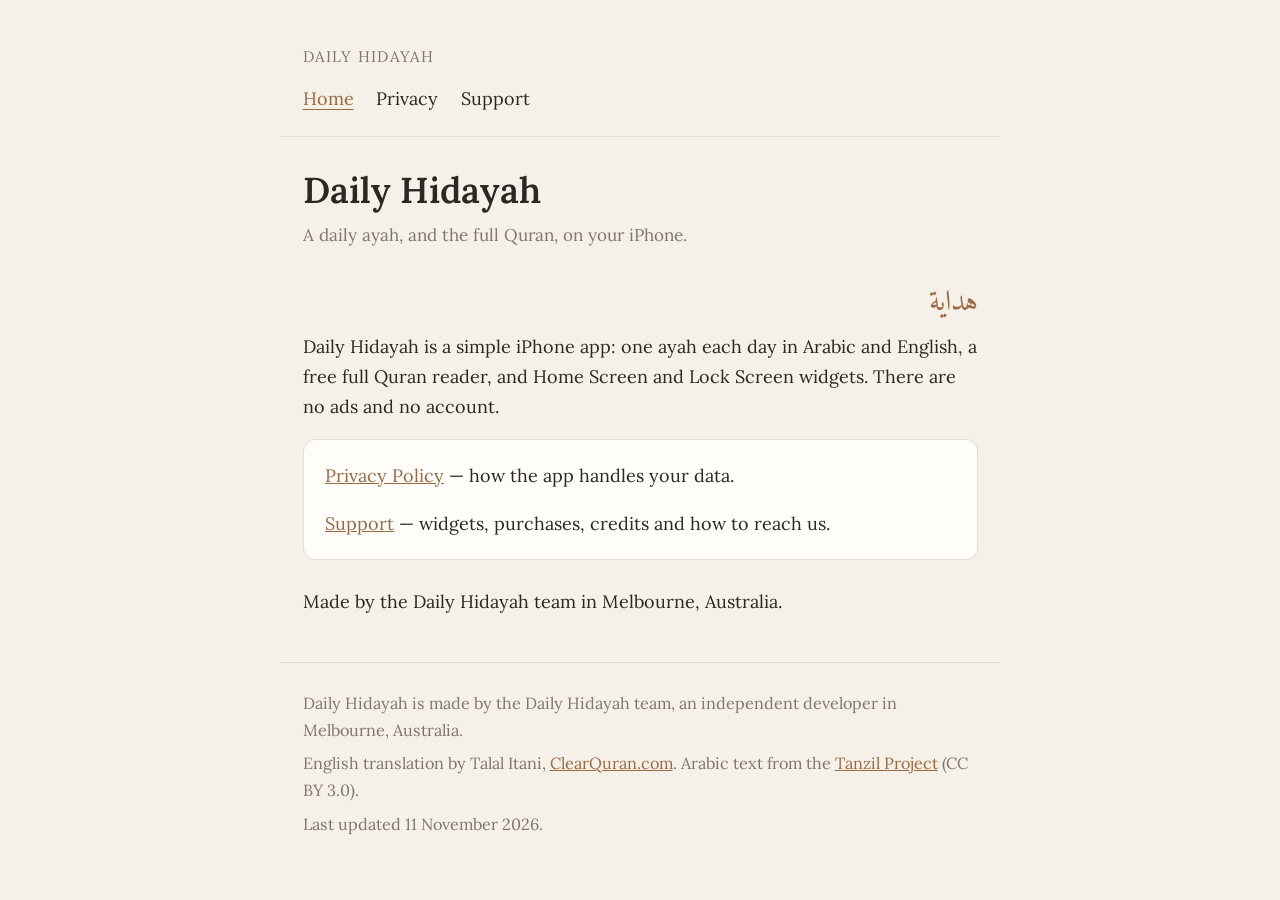
<file: index.html>
<!DOCTYPE html>
<html lang="en">
<head>
  <meta charset="utf-8">
  <meta name="viewport" content="width=device-width, initial-scale=1">
  <title>Daily Hidayah</title>
  <link rel="preconnect" href="https://fonts.googleapis.com">
  <link rel="preconnect" href="https://fonts.gstatic.com" crossorigin>
  <link href="https://fonts.googleapis.com/css2?family=Amiri:wght@700&family=Lora:ital,wght@0,400;0,600;1,400&display=swap" rel="stylesheet">
  <link rel="stylesheet" href="styles.css">
</head>
<body>
  <header>
    <a class="brand" href="index.html">Daily Hidayah</a>
    <nav>
      <a href="index.html" aria-current="page">Home</a><a href="privacy.html">Privacy</a><a href="support.html">Support</a>
    </nav>
  </header>
  <main>
    <h1>Daily Hidayah</h1>
    <p class="meta">A daily ayah, and the full Quran, on your iPhone.</p>
    <p class="arabic" lang="ar" dir="rtl">هداية</p>
    <p>Daily Hidayah is a simple iPhone app: one ayah each day in Arabic and English, a free full Quran reader, and Home Screen and Lock Screen widgets. There are no ads and no account.</p>
    <div class="card">
      <p><a href="privacy.html">Privacy Policy</a> — how the app handles your data.</p>
      <p style="margin-bottom:0"><a href="support.html">Support</a> — widgets, purchases, credits and how to reach us.</p>
    </div>
    <p>Made by the Daily Hidayah team in Melbourne, Australia.</p>
  </main>
  <footer>
    <p>Daily Hidayah is made by the Daily Hidayah team, an independent developer in Melbourne, Australia.</p>
    <p>English translation by Talal Itani, <a href="https://clearquran.com">ClearQuran.com</a>. Arabic text from the <a href="https://tanzil.net">Tanzil Project</a> (CC BY 3.0).</p>
    <p>Last updated 11 November 2026.</p>
  </footer>
</body>
</html>
</file>
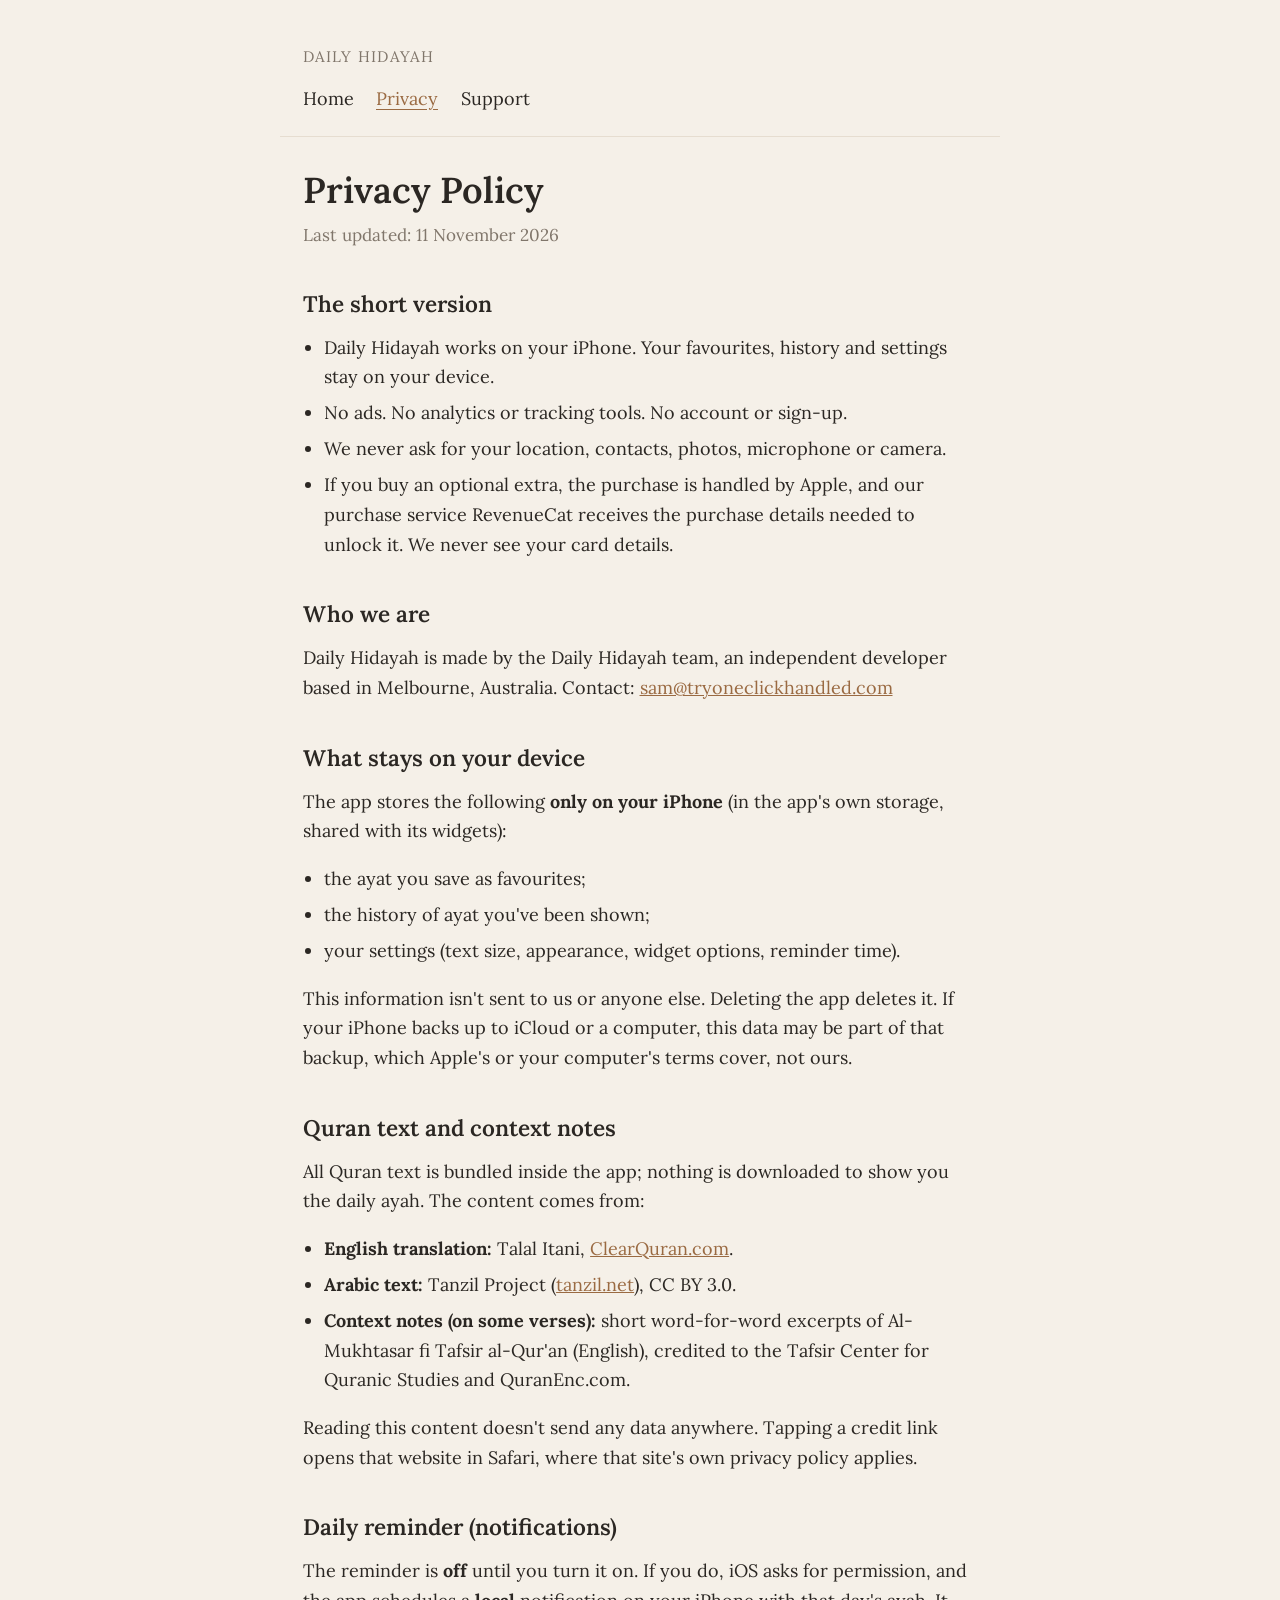
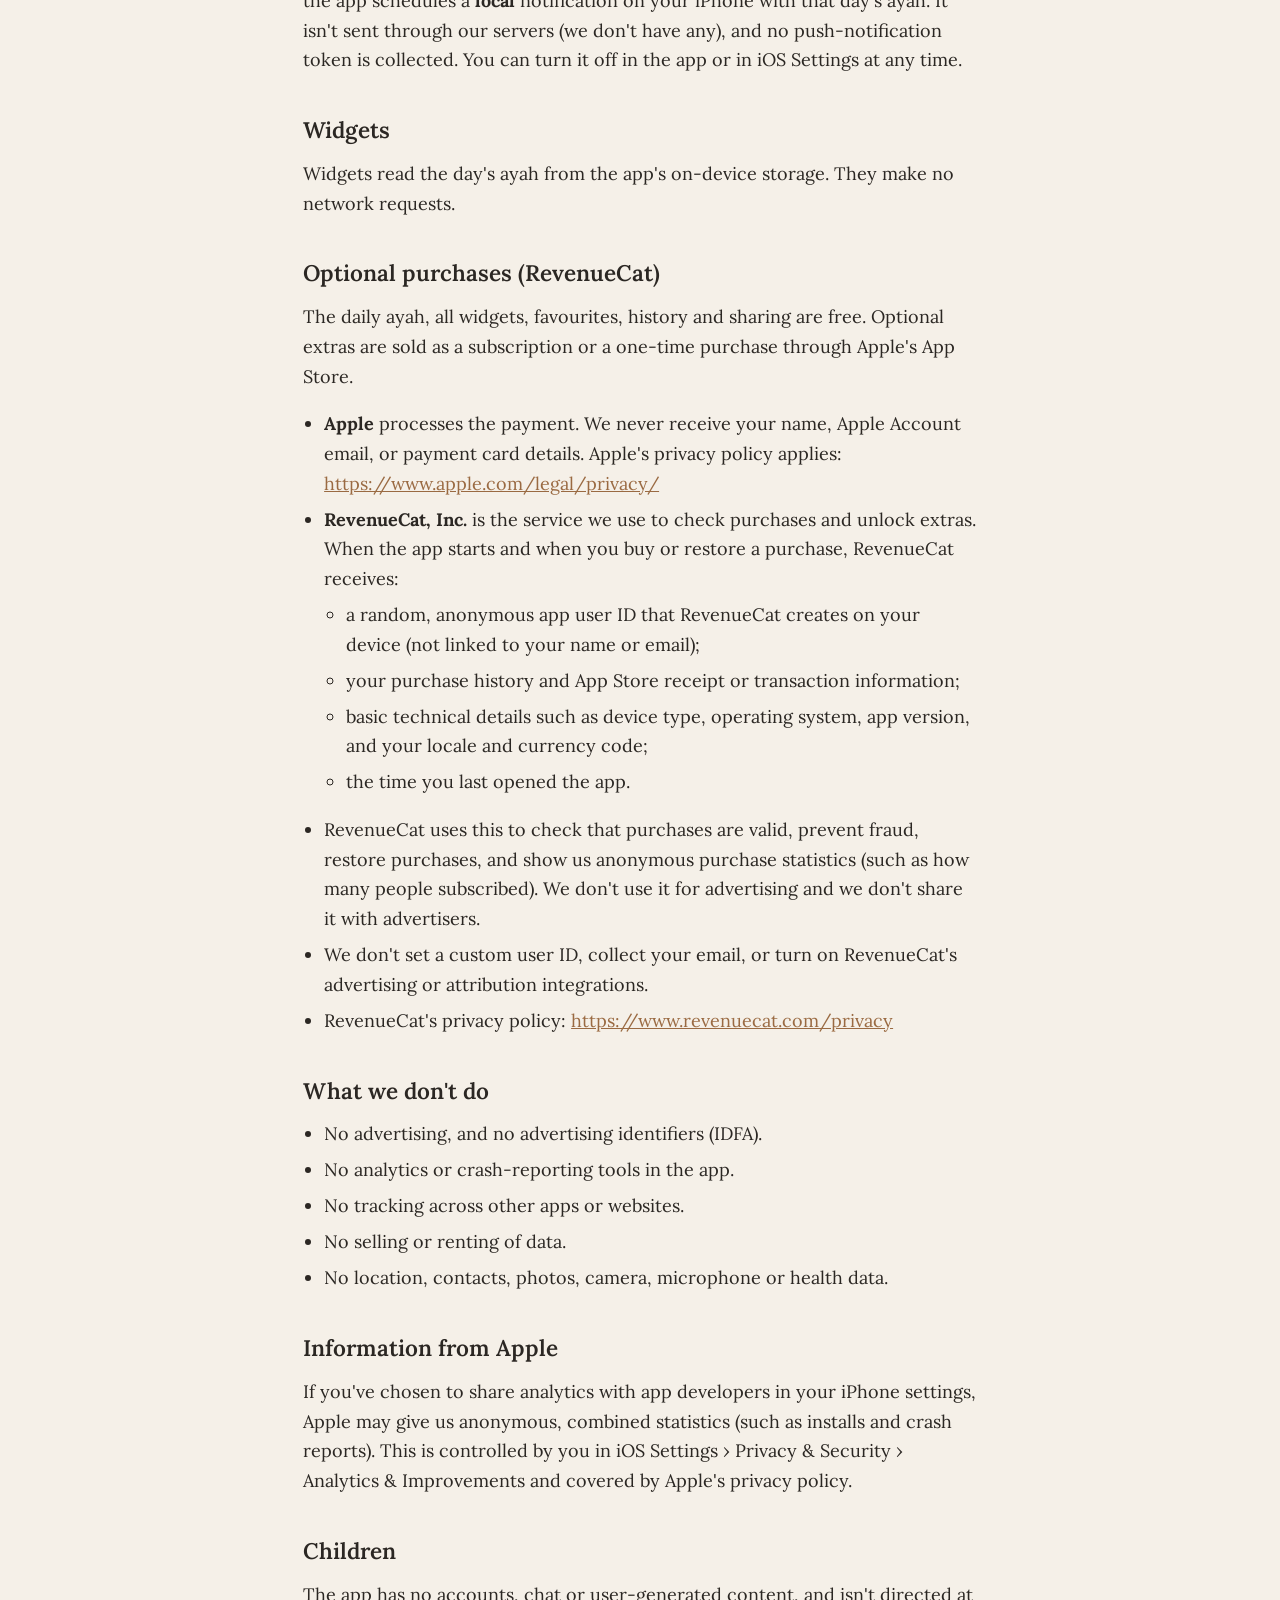
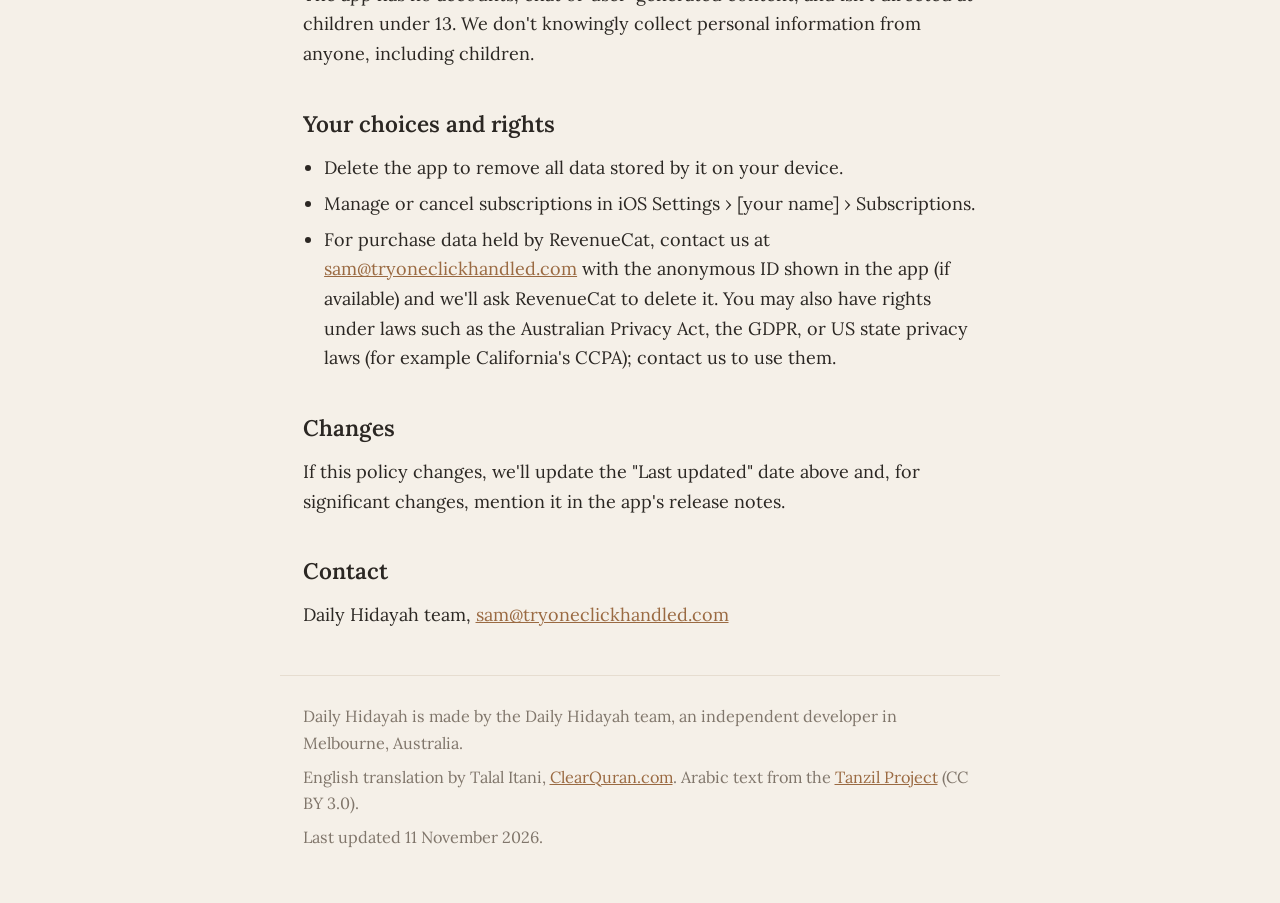
<file: privacy.html>
<!DOCTYPE html>
<html lang="en">
<head>
  <meta charset="utf-8">
  <meta name="viewport" content="width=device-width, initial-scale=1">
  <title>Privacy Policy — Daily Hidayah</title>
  <link rel="preconnect" href="https://fonts.googleapis.com">
  <link rel="preconnect" href="https://fonts.gstatic.com" crossorigin>
  <link href="https://fonts.googleapis.com/css2?family=Amiri:wght@700&family=Lora:ital,wght@0,400;0,600;1,400&display=swap" rel="stylesheet">
  <link rel="stylesheet" href="styles.css">
</head>
<body>
  <header>
    <a class="brand" href="index.html">Daily Hidayah</a>
    <nav>
      <a href="index.html">Home</a><a href="privacy.html" aria-current="page">Privacy</a><a href="support.html">Support</a>
    </nav>
  </header>
  <main>
    <h1>Privacy Policy</h1>
    <p class="meta">Last updated: 11 November 2026</p>
    <h2>The short version</h2>
    <ul>
      <li>Daily Hidayah works on your iPhone. Your favourites, history and settings stay on your device.</li>
      <li>No ads. No analytics or tracking tools. No account or sign-up.</li>
      <li>We never ask for your location, contacts, photos, microphone or camera.</li>
      <li>If you buy an optional extra, the purchase is handled by Apple, and our purchase service RevenueCat receives the purchase details needed to unlock it. We never see your card details.</li>
    </ul>

    <h2>Who we are</h2>
    <p>Daily Hidayah is made by the Daily Hidayah team, an independent developer based in Melbourne, Australia. Contact: <a href="mailto:sam@tryoneclickhandled.com">sam@tryoneclickhandled.com</a></p>

    <h2>What stays on your device</h2>
    <p>The app stores the following <strong>only on your iPhone</strong> (in the app's own storage, shared with its widgets):</p>
    <ul>
      <li>the ayat you save as favourites;</li>
      <li>the history of ayat you've been shown;</li>
      <li>your settings (text size, appearance, widget options, reminder time).</li>
    </ul>
    <p>This information isn't sent to us or anyone else. Deleting the app deletes it. If your iPhone backs up to iCloud or a computer, this data may be part of that backup, which Apple's or your computer's terms cover, not ours.</p>

    <h2>Quran text and context notes</h2>
    <p>All Quran text is bundled inside the app; nothing is downloaded to show you the daily ayah. The content comes from:</p>
    <ul>
      <li><strong>English translation:</strong> Talal Itani, <a href="https://clearquran.com">ClearQuran.com</a>.</li>
      <li><strong>Arabic text:</strong> Tanzil Project (<a href="https://tanzil.net">tanzil.net</a>), CC BY 3.0.</li>
      <li><strong>Context notes (on some verses):</strong> short word-for-word excerpts of Al-Mukhtasar fi Tafsir al-Qur'an (English), credited to the Tafsir Center for Quranic Studies and QuranEnc.com.</li>
    </ul>
    <p>Reading this content doesn't send any data anywhere. Tapping a credit link opens that website in Safari, where that site's own privacy policy applies.</p>

    <h2>Daily reminder (notifications)</h2>
    <p>The reminder is <strong>off</strong> until you turn it on. If you do, iOS asks for permission, and the app schedules a <strong>local</strong> notification on your iPhone with that day's ayah. It isn't sent through our servers (we don't have any), and no push-notification token is collected. You can turn it off in the app or in iOS Settings at any time.</p>

    <h2>Widgets</h2>
    <p>Widgets read the day's ayah from the app's on-device storage. They make no network requests.</p>

    <h2>Optional purchases (RevenueCat)</h2>
    <p>The daily ayah, all widgets, favourites, history and sharing are free. Optional extras are sold as a subscription or a one-time purchase through Apple's App Store.</p>
    <ul>
      <li><strong>Apple</strong> processes the payment. We never receive your name, Apple Account email, or payment card details. Apple's privacy policy applies: <a href="https://www.apple.com/legal/privacy/">https://www.apple.com/legal/privacy/</a></li>
      <li><strong>RevenueCat, Inc.</strong> is the service we use to check purchases and unlock extras. When the app starts and when you buy or restore a purchase, RevenueCat receives:
        <ul>
          <li>a random, anonymous app user ID that RevenueCat creates on your device (not linked to your name or email);</li>
          <li>your purchase history and App Store receipt or transaction information;</li>
          <li>basic technical details such as device type, operating system, app version, and your locale and currency code;</li>
          <li>the time you last opened the app.</li>
        </ul>
      </li>
      <li>RevenueCat uses this to check that purchases are valid, prevent fraud, restore purchases, and show us anonymous purchase statistics (such as how many people subscribed). We don't use it for advertising and we don't share it with advertisers.</li>
      <li>We don't set a custom user ID, collect your email, or turn on RevenueCat's advertising or attribution integrations.</li>
      <li>RevenueCat's privacy policy: <a href="https://www.revenuecat.com/privacy">https://www.revenuecat.com/privacy</a></li>
    </ul>

    <h2>What we don't do</h2>
    <ul>
      <li>No advertising, and no advertising identifiers (IDFA).</li>
      <li>No analytics or crash-reporting tools in the app.</li>
      <li>No tracking across other apps or websites.</li>
      <li>No selling or renting of data.</li>
      <li>No location, contacts, photos, camera, microphone or health data.</li>
    </ul>

    <h2>Information from Apple</h2>
    <p>If you've chosen to share analytics with app developers in your iPhone settings, Apple may give us anonymous, combined statistics (such as installs and crash reports). This is controlled by you in iOS Settings › Privacy &amp; Security › Analytics &amp; Improvements and covered by Apple's privacy policy.</p>

    <h2>Children</h2>
    <p>The app has no accounts, chat or user-generated content, and isn't directed at children under 13. We don't knowingly collect personal information from anyone, including children.</p>

    <h2>Your choices and rights</h2>
    <ul>
      <li>Delete the app to remove all data stored by it on your device.</li>
      <li>Manage or cancel subscriptions in iOS Settings › [your name] › Subscriptions.</li>
      <li>For purchase data held by RevenueCat, contact us at <a href="mailto:sam@tryoneclickhandled.com">sam@tryoneclickhandled.com</a> with the anonymous ID shown in the app (if available) and we'll ask RevenueCat to delete it. You may also have rights under laws such as the Australian Privacy Act, the GDPR, or US state privacy laws (for example California's CCPA); contact us to use them.</li>
    </ul>

    <h2>Changes</h2>
    <p>If this policy changes, we'll update the "Last updated" date above and, for significant changes, mention it in the app's release notes.</p>

    <h2>Contact</h2>
    <p>Daily Hidayah team, <a href="mailto:sam@tryoneclickhandled.com">sam@tryoneclickhandled.com</a></p>
  </main>
  <footer>
    <p>Daily Hidayah is made by the Daily Hidayah team, an independent developer in Melbourne, Australia.</p>
    <p>English translation by Talal Itani, <a href="https://clearquran.com">ClearQuran.com</a>. Arabic text from the <a href="https://tanzil.net">Tanzil Project</a> (CC BY 3.0).</p>
    <p>Last updated 11 November 2026.</p>
  </footer>
</body>
</html>
</file>
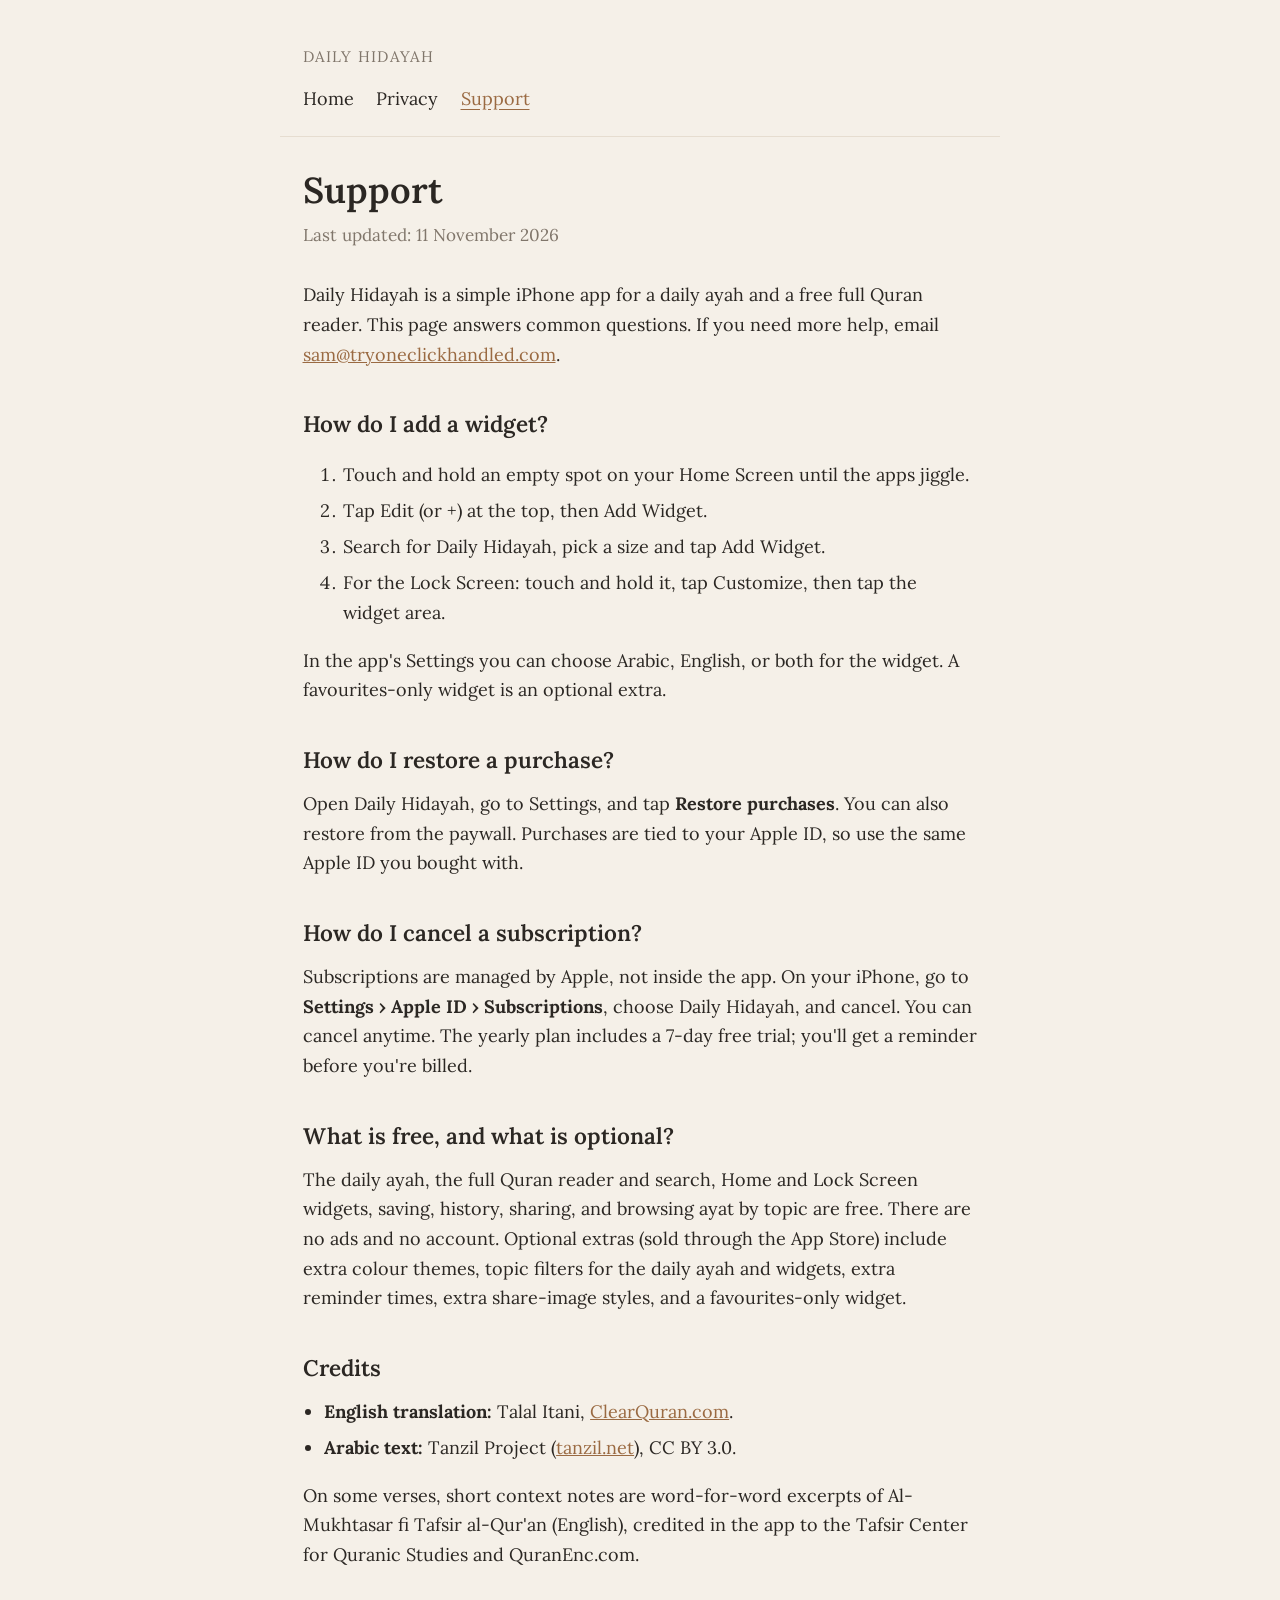
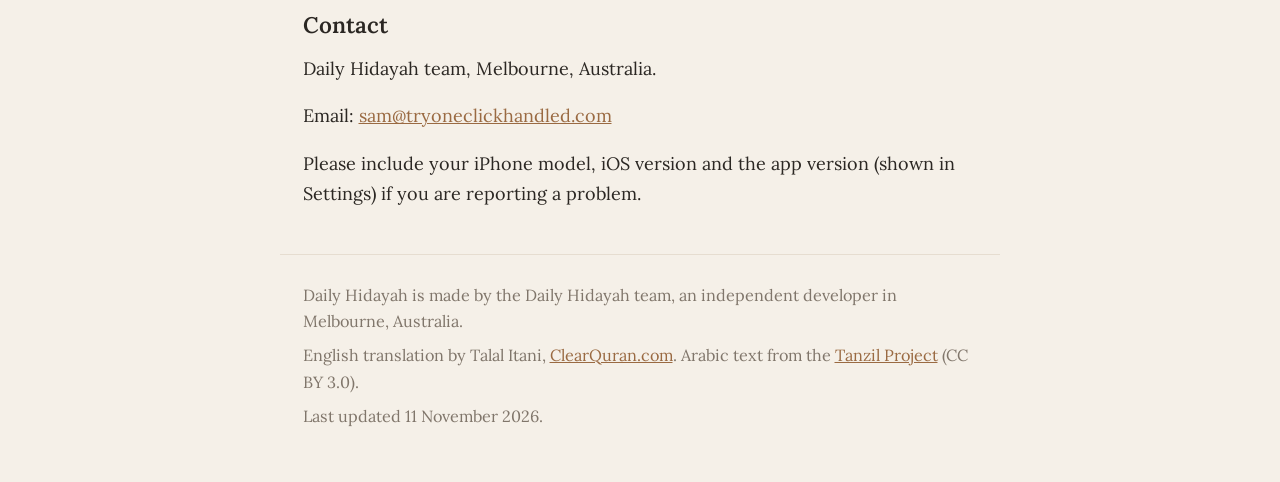
<file: support.html>
<!DOCTYPE html>
<html lang="en">
<head>
  <meta charset="utf-8">
  <meta name="viewport" content="width=device-width, initial-scale=1">
  <title>Support — Daily Hidayah</title>
  <link rel="preconnect" href="https://fonts.googleapis.com">
  <link rel="preconnect" href="https://fonts.gstatic.com" crossorigin>
  <link href="https://fonts.googleapis.com/css2?family=Amiri:wght@700&family=Lora:ital,wght@0,400;0,600;1,400&display=swap" rel="stylesheet">
  <link rel="stylesheet" href="styles.css">
</head>
<body>
  <header>
    <a class="brand" href="index.html">Daily Hidayah</a>
    <nav>
      <a href="index.html">Home</a><a href="privacy.html">Privacy</a><a href="support.html" aria-current="page">Support</a>
    </nav>
  </header>
  <main>
    <h1>Support</h1>
    <p class="meta">Last updated: 11 November 2026</p>
    <p>Daily Hidayah is a simple iPhone app for a daily ayah and a free full Quran reader. This page answers common questions. If you need more help, email <a href="mailto:sam@tryoneclickhandled.com">sam@tryoneclickhandled.com</a>.</p>

    <h2>How do I add a widget?</h2>
    <ol>
      <li>Touch and hold an empty spot on your Home Screen until the apps jiggle.</li>
      <li>Tap Edit (or +) at the top, then Add Widget.</li>
      <li>Search for Daily Hidayah, pick a size and tap Add Widget.</li>
      <li>For the Lock Screen: touch and hold it, tap Customize, then tap the widget area.</li>
    </ol>
    <p>In the app's Settings you can choose Arabic, English, or both for the widget. A favourites-only widget is an optional extra.</p>

    <h2>How do I restore a purchase?</h2>
    <p>Open Daily Hidayah, go to Settings, and tap <strong>Restore purchases</strong>. You can also restore from the paywall. Purchases are tied to your Apple ID, so use the same Apple ID you bought with.</p>

    <h2>How do I cancel a subscription?</h2>
    <p>Subscriptions are managed by Apple, not inside the app. On your iPhone, go to <strong>Settings › Apple ID › Subscriptions</strong>, choose Daily Hidayah, and cancel. You can cancel anytime. The yearly plan includes a 7-day free trial; you'll get a reminder before you're billed.</p>

    <h2>What is free, and what is optional?</h2>
    <p>The daily ayah, the full Quran reader and search, Home and Lock Screen widgets, saving, history, sharing, and browsing ayat by topic are free. There are no ads and no account. Optional extras (sold through the App Store) include extra colour themes, topic filters for the daily ayah and widgets, extra reminder times, extra share-image styles, and a favourites-only widget.</p>

    <h2>Credits</h2>
    <ul>
      <li><strong>English translation:</strong> Talal Itani, <a href="https://clearquran.com">ClearQuran.com</a>.</li>
      <li><strong>Arabic text:</strong> Tanzil Project (<a href="https://tanzil.net">tanzil.net</a>), CC BY 3.0.</li>
    </ul>
    <p>On some verses, short context notes are word-for-word excerpts of Al-Mukhtasar fi Tafsir al-Qur'an (English), credited in the app to the Tafsir Center for Quranic Studies and QuranEnc.com.</p>

    <h2>Contact</h2>
    <p>Daily Hidayah team, Melbourne, Australia.</p>
    <p>Email: <a href="mailto:sam@tryoneclickhandled.com">sam@tryoneclickhandled.com</a></p>
    <p>Please include your iPhone model, iOS version and the app version (shown in Settings) if you are reporting a problem.</p>

  </main>
  <footer>
    <p>Daily Hidayah is made by the Daily Hidayah team, an independent developer in Melbourne, Australia.</p>
    <p>English translation by Talal Itani, <a href="https://clearquran.com">ClearQuran.com</a>. Arabic text from the <a href="https://tanzil.net">Tanzil Project</a> (CC BY 3.0).</p>
    <p>Last updated 11 November 2026.</p>
  </footer>
</body>
</html>
</file>
<file: styles.css>
/* Daily Hidayah legal pages. Colours from the app's paper palette. */
:root {
  --bg: #F5F0E8;
  --card: #FFFDF9;
  --ink: #2B2723;
  --sub: #80766B;
  --line: #E6DDD0;
  --accent: #9A6A42;
}
* { box-sizing: border-box; }
html { font-size: 18px; }
body {
  margin: 0;
  background: var(--bg);
  color: var(--ink);
  font-family: "Lora", Georgia, "Times New Roman", serif;
  line-height: 1.65;
}
a { color: var(--accent); }
a:hover { text-decoration-thickness: 2px; }
header, main, footer { max-width: 40rem; margin: 0 auto; padding: 0 1.25rem; }
header { padding-top: 2.25rem; padding-bottom: 1.25rem; border-bottom: 1px solid var(--line); }
.brand { font-size: 0.85rem; letter-spacing: 0.08em; text-transform: uppercase; color: var(--sub); text-decoration: none; }
.brand:hover { color: var(--ink); }
nav { margin-top: 0.75rem; display: flex; flex-wrap: wrap; gap: 0.9rem 1.25rem; font-size: 1rem; }
nav a { text-decoration: none; color: var(--ink); }
nav a[aria-current="page"] { color: var(--accent); text-decoration: underline; text-underline-offset: 0.2em; }
h1 { font-weight: 600; font-size: 2rem; line-height: 1.25; margin: 1.75rem 0 0.4rem; }
h2 { font-weight: 600; font-size: 1.25rem; margin: 2rem 0 0.6rem; }
p, ul { margin: 0 0 1rem; }
ul { padding-left: 1.2rem; }
li { margin: 0.35rem 0; }
.meta { color: var(--sub); font-size: 0.95rem; margin-bottom: 1.75rem; }
.card {
  background: var(--card);
  border: 1px solid var(--line);
  border-radius: 12px;
  padding: 1.15rem 1.2rem;
  margin: 1rem 0 1.5rem;
}
.placeholder {
  display: inline-block;
  border: 1px dashed var(--accent);
  background: #f3e6d4;
  color: var(--ink);
  padding: 0.05rem 0.4rem;
  border-radius: 4px;
  font-style: italic;
}
footer { border-top: 1px solid var(--line); padding: 1.5rem 1.25rem 2.5rem; color: var(--sub); font-size: 0.9rem; margin-top: 2.5rem; }
footer p { margin: 0 0 0.4rem; }
.arabic { font-family: "Amiri", "Lora", serif; font-size: 1.6rem; color: var(--accent); margin: 0 0 0.25rem; }
@media (max-width: 40rem) {
  html { font-size: 17px; }
  h1 { font-size: 1.7rem; }
}
</file>
